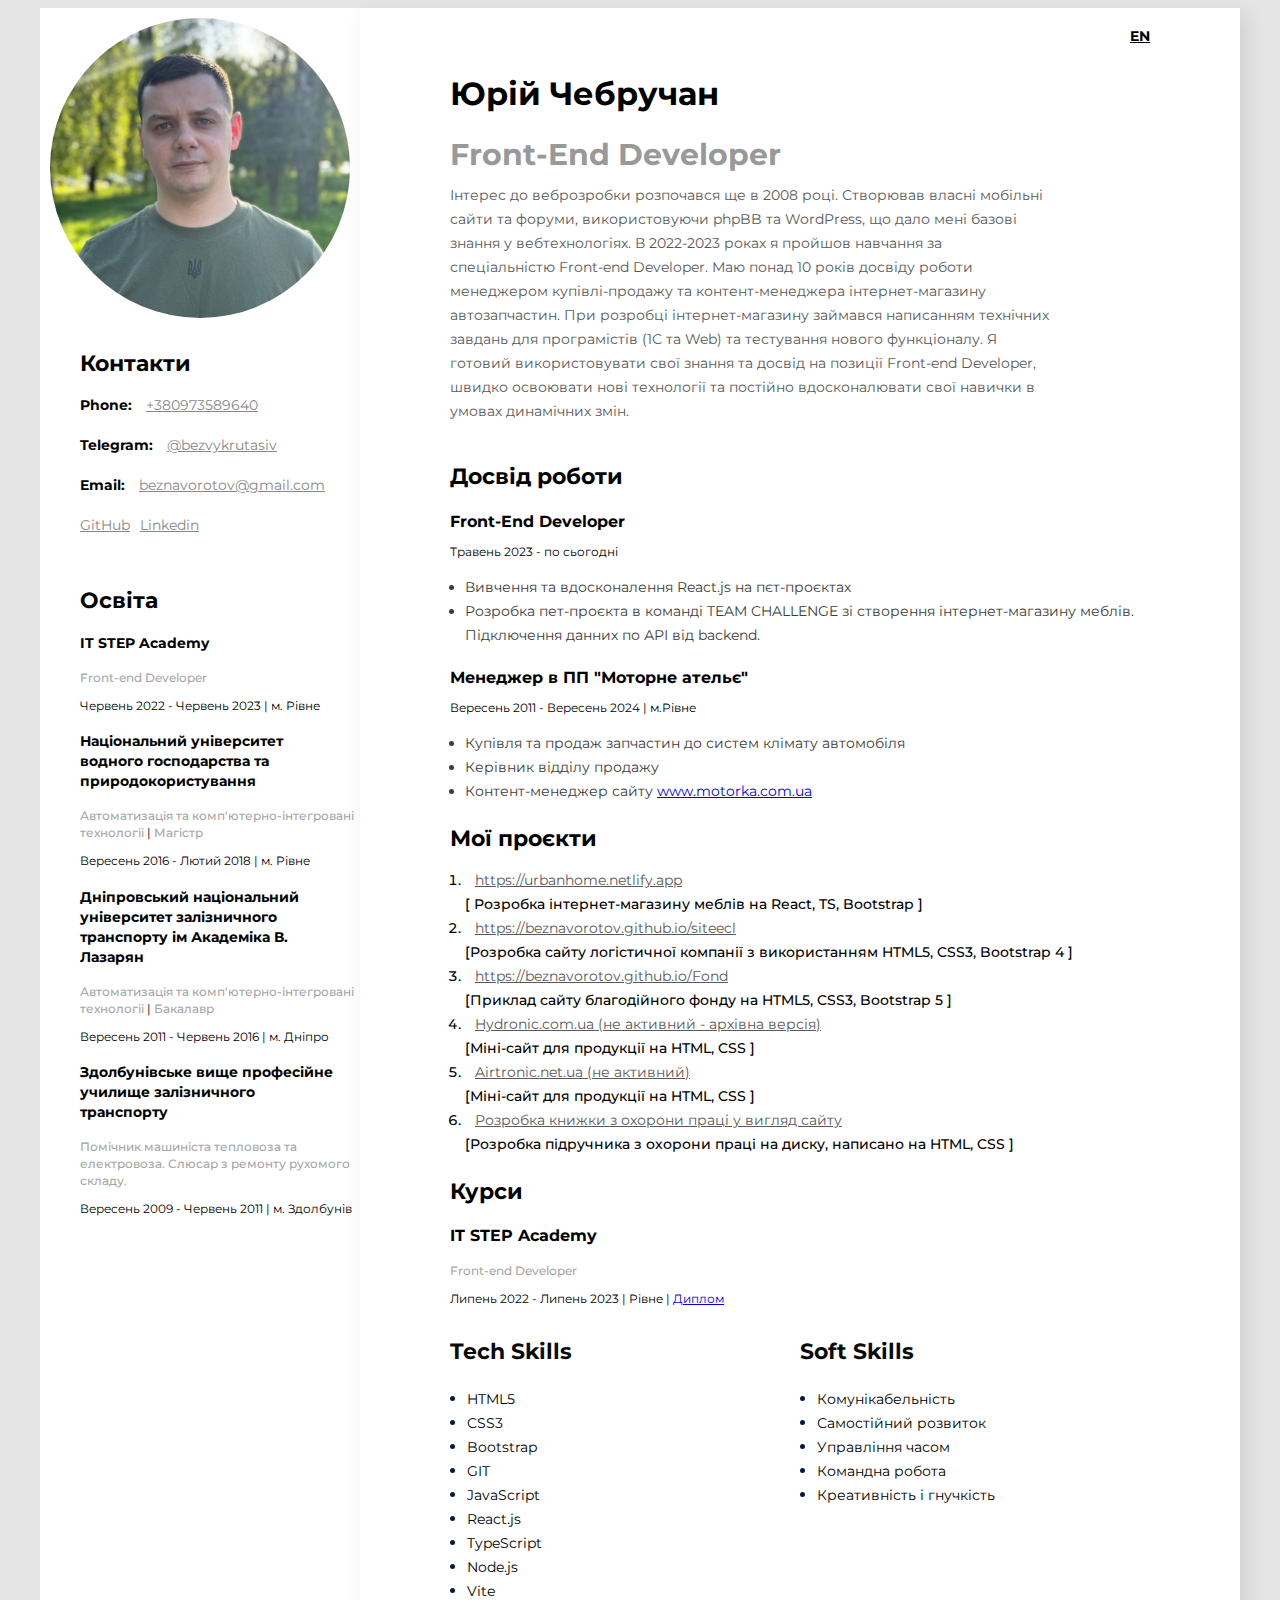
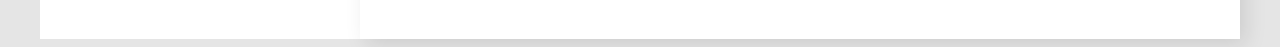
<file: index.html>
<!DOCTYPE html>
<html lang="en">
  <head>
    <meta charset="UTF-8" />
    <meta http-equiv="X-UA-Compatible" content="IE=edge" />
    <meta name="viewport" content="width=device-width, initial-scale=1.0" />
    <link rel="preconnect" href="https://fonts.googleapis.com" />
    <link rel="preconnect" href="https://fonts.gstatic.com" crossorigin />
    <link
      href="https://fonts.googleapis.com/css2?family=Montserrat:wght@400;700&display=swap"
      rel="stylesheet"
    />
    <link rel="stylesheet" href="./styles/styles.css" />
    <title>Resume</title>
  </head>
  <body>
    <!--Main-->
    <div class="main">
      <!--Main content-->

      <div class="main_content">
        <div class="language">
          <a href="https://beznavorotov.github.io/resume/en/index.html">EN</a>
        </div>
        <!--about user-->
        <div class="about">
          <h1 class="about_name">Юрій Чебручан</h1>
          <h2 class="about_position">Front-End Developer</h2>
          <p class="about_description">
            Інтерес до веброзробки розпочався ще в 2008 році. Створював власні
            мобільні сайти та форуми, використовуючи phpBB та WordPress, що дало
            мені базові знання у вебтехнологіях. В 2022-2023 роках я пройшов
            навчання за спеціальністю Front-end Developer. Маю понад 10 років
            досвіду роботи менеджером купівлі-продажу та контент-менеджера
            інтернет-магазину автозапчастин. При розробці інтернет-магазину
            займався написанням технічних завдань для програмістів (1С та Web)
            та тестування нового функціоналу. Я готовий використовувати свої
            знання та досвід на позиції Front-end Developer, швидко освоювати
            нові технології та постійно вдосконалювати свої навички в умовах
            динамічних змін.
          </p>
        </div>

        <!--Work-->
        <div class="work">
          <h3 class="title">Досвід роботи</h3>
          <!--Company 1-->
          <div>
            <h4 class="work_position">Front-End Developer</h4>
            <p class="period">Травень 2023 - по сьогодні</p>
            <ul class="work_list">
              <li class="work_list_item">
                Вивчення та вдосконалення React.js на пєт-проєктах
              </li>
              <li class="work_list_item">
                Розробка пет-проєкта в команді TEAM CHALLENGE зі створення
                інтернет-магазину меблів. Підключення данних по АРІ від backend.
              </li>
            </ul>
          </div>

          <!--Company 2-->
          <div>
            <h4 class="work_position">Менеджер в ПП "Моторне ательє"</h4>
            <p class="period">
              Вересень 2011 - Вересень 2024 <span class="line">|</span> м.Рівне
            </p>
            <ul class="work_list">
              <li class="work_list_item">
                Купівля та продаж запчастин до систем клімату автомобіля
              </li>
              <li class="work_list_item">Керівник відділу продажу</li>
              <li class="work_list_item">
                Контент-менеджер сайту
                <a href="http://motorka.com.ua">www.motorka.com.ua</a>
              </li>
            </ul>
          </div>
        </div>

        <!--Projects-->
        <div class="prodjects">
          <h3 class="title">Мої проєкти</h3>
          <ol class="projects_list">
            <li class="project_item">
              <span class="project">
                <a href="https://urbanhome.netlify.app" class="project_link"
                  >https://urbanhome.netlify.app</a
                >
              </span>
              <span class="project_bracket">[</span>
              Розробка інтернет-магазину меблів на React, TS, Bootstrap
              <span class="project_bracket">]</span>
            </li>
            <li class="project_item">
              <span class="project">
                <a
                  href="https://beznavorotov.github.io/siteecl/index.html"
                  class="project_link"
                  >https://beznavorotov.github.io/siteecl</a
                >
              </span>
              <span class="project_bracket">[</span>Розробка сайту логістичної
              компанії з використанням HTML5, CSS3, Bootstrap 4
              <span class="project_bracket">]</span>
            </li>
            <li class="project_item">
              <span class="project">
                <a
                  href="https://beznavorotov.github.io/Fond"
                  class="project_link"
                  >https://beznavorotov.github.io/Fond</a
                >
              </span>
              <span class="project_bracket">[</span>Приклад сайту благодійного
              фонду на HTML5, CSS3, Bootstrap 5
              <span class="project_bracket">]</span>
            </li>
            <li class="project_item">
              <span class="project">
                <a
                  href="https://web.archive.org/web/20170911202622/http://hydronic.com.ua/"
                  class="project_link"
                  >Hydronic.com.ua (не активний - архівна версія)</a
                >
              </span>
              <span class="project_bracket">[</span>Міні-сайт для продукції на
              HTML, CSS
              <span class="project_bracket">]</span>
            </li>
            <li class="project_item">
              <span class="project">
                <a href="/" class="project_link"
                  >Airtronic.net.ua (не активний)</a
                ></span
              >
              <span class="project_bracket">[</span>Міні-сайт для продукції на
              HTML, CSS
              <span class="project_bracket">]</span>
            </li>
            <li class="project_item">
              <span class="project">
                <a href="./index.html" class="project_link"
                  >Розробка книжки з охорони праці у вигляд сайту</a
                >
              </span>
              <span class="project_bracket">[</span>Розробка підручника з
              охорони праці на диску, написано на HTML, CSS
              <span class="project_bracket">]</span>
            </li>
          </ol>
        </div>

        <!--Education-->
        <div class="Education">
          <h3 class="education_position">Курси</h3>
          <div>
            <h4 class="work_position">IT STEP Academy</h4>
            <h4 class="manager_education">Front-end Developer</h4>
            <p class="period">
              Липень 2022 - Липень 2023 <span class="line">|</span> Рівне
              <span class="line">|</span>
              <a href="https://beznavorotov.github.io/resume/diploma.pdf"
                >Диплом</a
              >
            </p>
          </div>
        </div>

        <!--Tech skills-->
        <div class="skills">
          <div class="Tech_skills">
            <h3 class="sidebar_soft">Tech Skills</h3>
            <ul class="tech_skills_list">
              <li class="tech_skills_item">
                <span class="tech_skills_text">HTML5</span>
              </li>
              <li class="tech_skills_item">
                <span class="tech_skills_text">CSS3</span>
              </li>
              <li class="tech_skills_item">
                <span class="tech_skills_text">Bootstrap</span>
              </li>
              <li class="tech_skills_item">
                <span class="tech_skills_text">GIT</span>
              </li>
              <li class="tech_skills_item">
                <span class="tech_skills_text">JavaScript</span>
              </li>
              <li class="tech_skills_item">
                <span class="tech_skills_text">React.js</span>
              </li>
              <li class="tech_skills_item">
                <span class="tech_skills_text">TypeScript</span>
              </li>
              <li class="tech_skills_item">
                <span class="tech_skills_text">Node.js</span>
              </li>
              <li class="tech_skills_item">
                <span class="tech_skills_text">Vite</span>
              </li>
            </ul>
          </div>
          <!--Soft Skills-->
          <div class="Tech_skills">
            <h3 class="sidebar_soft">Soft Skills</h3>
            <ul class="soft_skills_list">
              <li class="soft_skills_item">
                <span class="soft_skills_text">Комунікабельність</span>
              </li>
              <li class="soft_skills_item">
                <span class="soft_skills_text">Самостійний розвиток</span>
              </li>
              <li class="soft_skills_item">
                <span class="soft_skills_text">Управління часом</span>
              </li>
              <li class="soft_skills_item">
                <span class="soft_skills_text">Командна робота</span>
              </li>
              <li class="soft_skills_item">
                <span class="soft_skills_text">Креативність і гнучкість</span>
              </li>
            </ul>
          </div>
        </div>
      </div>

      <!--Sidebar-->
      <aside class="sidebar">
        <div class="photo_box">
          <img src="img/photo.jpg" alt="user photo" class="photo" />
        </div>

        <!--Contacts-->
        <div class="Contacts">
          <h3 class="sidebar_title">Контакти</h3>
          <div>
            <p>
              <span class="contact_type">Phone:</span>
              <a href="tel:+380973589640" class="contact_link">+380973589640</a>
            </p>
            <p>
              <span class="contact_type">Telegram:</span>
              <a href="https://t.me/bezvykrutasiv" class="contact_link"
                >@bezvykrutasiv</a
              >
            </p>
            <p>
              <span class="contact_type">Email:</span>
              <a href="mailto:beznavorotov@gmail.com" class="contact_link"
                >beznavorotov@gmail.com</a
              >
            </p>
            <p>
              <span class="contact_type"
                ><a href="https://github.com/beznavorotov" class="contact_link"
                  >GitHub</a
                ></span
              ><span class="contact_type"
                ><a
                  href="https://www.linkedin.com/in/chebruchan-yurii"
                  class="contact_link"
                  >Linkedin</a
                ></span
              >
            </p>
          </div>
        </div>

        <!--Education-->
        <div class="education_box">
          <h3 class="sidebar_title">Освіта</h3>

          <div class="education">
            <h4 class="work_education">IT STEP Academy</h4>
            <h4 class="manager_education">Front-end Developer</h4>
            <p class="period_education">
              Червень 2022 - Червень 2023 <span class="line">|</span> м. Рівне
            </p>
          </div>
          <div class="education">
            <h4 class="work_education">
              Національний університет водного господарства та
              природокористування
            </h4>
            <h4 class="manager_education">
              Автоматизація та комп'ютерно-інтегровані технології
              <span class="line">|</span> Магістр
            </h4>
            <p class="period_education">
              Вересень 2016 - Лютий 2018 <span class="line">|</span> м. Рівне
            </p>
          </div>
          <div class="education">
            <h4 class="work_education">
              Дніпровський національний університет залізничного транспорту ім
              Академіка В. Лазарян
            </h4>
            <h4 class="manager_education">
              Автоматизація та комп'ютерно-інтегровані технології
              <span class="line">|</span> Бакалавр
            </h4>
            <p class="period_education">
              Вересень 2011 - Червень 2016 <span class="line">|</span> м. Дніпро
            </p>
          </div>
          <div class="education">
            <h4 class="work_education">
              Здолбунівське вище професійне училище залізничного транспорту
            </h4>
            <h4 class="manager_education">
              Помічник машиніста тепловоза та електровоза. Слюсар з ремонту
              рухомого складу.
            </h4>
            <p class="period_education">
              Вересень 2009 - Червень 2011 <span class="line">|</span> м.
              Здолбунів
            </p>
          </div>
        </div>
      </aside>
    </div>
  </body>
</html>
</file>
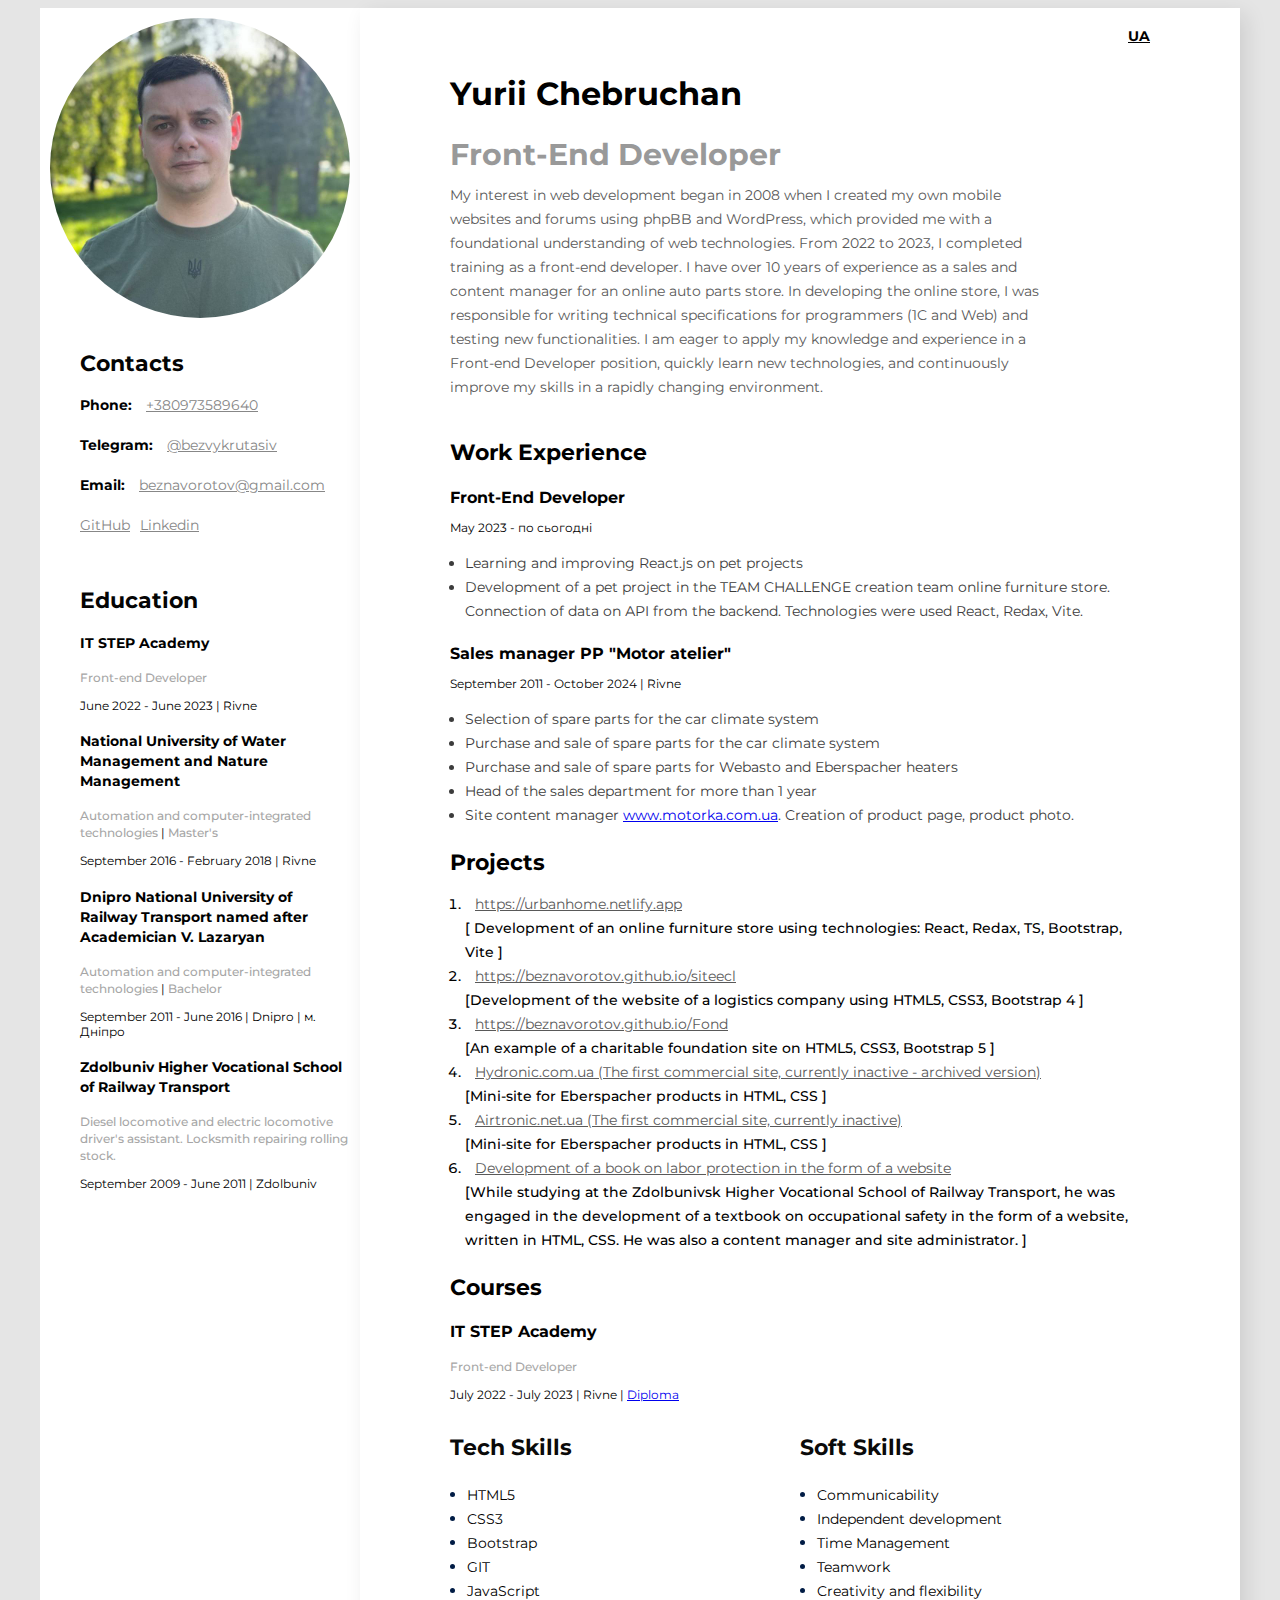
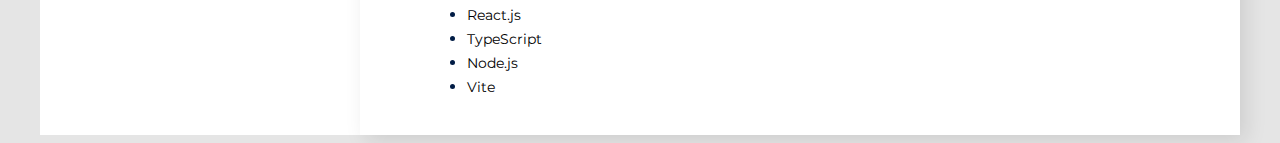
<file: en/index.html>
<!DOCTYPE html>
<html lang="en">
  <head>
    <meta charset="UTF-8" />
    <meta http-equiv="X-UA-Compatible" content="IE=edge" />
    <meta name="viewport" content="width=device-width, initial-scale=1.0" />
    <link rel="preconnect" href="https://fonts.googleapis.com" />
    <link rel="preconnect" href="https://fonts.gstatic.com" crossorigin />
    <link
      href="https://fonts.googleapis.com/css2?family=Montserrat:wght@400;700&display=swap"
      rel="stylesheet"
    />
    <link rel="stylesheet" href="./../styles/styles.css" />
    <title>Resume Yurii Chebruchan</title>
  </head>
  <body>
    <!--Main-->
    <div class="main">
      <!--Main content-->

      <div class="main_content">
        <div class="language">
          <a href="https://beznavorotov.github.io/resume/index.html">UA</a>
        </div>
        <!--about user-->
        <div class="about">
          <h1 class="about_name">Yurii Chebruchan</h1>
          <h2 class="about_position">Front-End Developer</h2>
          <p class="about_description">
            My interest in web development began in 2008 when I created my own
            mobile websites and forums using phpBB and WordPress, which provided
            me with a foundational understanding of web technologies. From 2022
            to 2023, I completed training as a front-end developer. I have over
            10 years of experience as a sales and content manager for an online
            auto parts store. In developing the online store, I was responsible
            for writing technical specifications for programmers (1C and Web)
            and testing new functionalities. I am eager to apply my knowledge
            and experience in a Front-end Developer position, quickly learn new
            technologies, and continuously improve my skills in a rapidly
            changing environment.
          </p>
        </div>

        <!--Work-->
        <div class="work">
          <h3 class="title">Work Experience</h3>
          <!--Company 1-->
          <div>
            <h4 class="work_position">Front-End Developer</h4>
            <p class="period">May 2023 - по сьогодні</p>
            <ul class="work_list">
              <li class="work_list_item">
                Learning and improving React.js on pet projects
              </li>
              <li class="work_list_item">
                Development of a pet project in the TEAM CHALLENGE creation team
                online furniture store. Connection of data on АРI from the
                backend. Technologies were used React, Redax, Vite.
              </li>
            </ul>
          </div>

          <!--Company 2-->
          <div>
            <h4 class="work_position">Sales manager PP "Motor atelier"</h4>
            <p class="period">
              September 2011 - October 2024 <span class="line">|</span> Rivne
            </p>
            <ul class="work_list">
              <li class="work_list_item">
                Selection of spare parts for the car climate system
              </li>
              <li class="work_list_item">
                Purchase and sale of spare parts for the car climate system
              </li>
              <li class="work_list_item">
                Purchase and sale of spare parts for Webasto and Eberspacher
                heaters
              </li>
              <li class="work_list_item">
                Head of the sales department for more than 1 year
              </li>
              <li class="work_list_item">
                Site content manager
                <a href="http://motorka.com.ua">www.motorka.com.ua</a>. Creation
                of product page, product photo.
              </li>
            </ul>
          </div>
        </div>

        <!--Projects-->
        <div class="prodjects">
          <h3 class="title">Projects</h3>
          <ol class="projects_list">
            <li class="project_item">
              <span class="project">
                <a href="https://urbanhome.netlify.app" class="project_link"
                  >https://urbanhome.netlify.app</a
                >
              </span>
              <span class="project_bracket">[</span>
              Development of an online furniture store using technologies:
              React, Redax, TS, Bootstrap, Vite
              <span class="project_bracket">]</span>
            </li>
            <li class="project_item">
              <span class="project">
                <a
                  href="https://beznavorotov.github.io/siteecl/index.html"
                  class="project_link"
                  >https://beznavorotov.github.io/siteecl</a
                >
              </span>
              <span class="project_bracket">[</span>Development of the website
              of a logistics company using HTML5, CSS3, Bootstrap 4
              <span class="project_bracket">]</span>
            </li>
            <li class="project_item">
              <span class="project">
                <a
                  href="https://beznavorotov.github.io/Fond"
                  class="project_link"
                  >https://beznavorotov.github.io/Fond</a
                >
              </span>
              <span class="project_bracket">[</span>An example of a charitable
              foundation site on HTML5, CSS3, Bootstrap 5
              <span class="project_bracket">]</span>
            </li>
            <li class="project_item">
              <span class="project">
                <a
                  href="https://web.archive.org/web/20170911202622/http://hydronic.com.ua/"
                  class="project_link"
                  >Hydronic.com.ua (The first commercial site, currently
                  inactive - archived version)</a
                >
              </span>
              <span class="project_bracket">[</span>Mini-site for Eberspacher
              products in HTML, CSS
              <span class="project_bracket">]</span>
            </li>
            <li class="project_item">
              <span class="project">
                <a href="/" class="project_link"
                  >Airtronic.net.ua (The first commercial site, currently
                  inactive)</a
                ></span
              >
              <span class="project_bracket">[</span>Mini-site for Eberspacher
              products in HTML, CSS
              <span class="project_bracket">]</span>
            </li>
            <li class="project_item">
              <span class="project">
                <a href="./index.html" class="project_link"
                  >Development of a book on labor protection in the form of a
                  website</a
                >
              </span>
              <span class="project_bracket">[</span>While studying at the
              Zdolbunivsk Higher Vocational School of Railway Transport, he was
              engaged in the development of a textbook on occupational safety in
              the form of a website, written in HTML, CSS. He was also a content
              manager and site administrator.
              <span class="project_bracket">]</span>
            </li>
          </ol>
        </div>

        <!--Education-->
        <div class="Education">
          <h3 class="education_position">Courses</h3>
          <div>
            <h4 class="work_position">IT STEP Academy</h4>
            <h4 class="manager_education">Front-end Developer</h4>
            <p class="period">
              July 2022 - July 2023 <span class="line">|</span> Rivne
              <span class="line">|</span>
              <a href="https://beznavorotov.github.io/resume/diploma.pdf"
                >Diploma</a
              >
            </p>
          </div>
        </div>

        <!--Tech skills-->
        <div class="skills">
          <div class="Tech_skills">
            <h3 class="sidebar_soft">Tech Skills</h3>
            <ul class="tech_skills_list">
              <li class="tech_skills_item">
                <span class="tech_skills_text">HTML5</span>
              </li>
              <li class="tech_skills_item">
                <span class="tech_skills_text">CSS3</span>
              </li>
              <li class="tech_skills_item">
                <span class="tech_skills_text">Bootstrap</span>
              </li>
              <li class="tech_skills_item">
                <span class="tech_skills_text">GIT</span>
              </li>
              <li class="tech_skills_item">
                <span class="tech_skills_text">JavaScript</span>
              </li>
              <li class="tech_skills_item">
                <span class="tech_skills_text">React.js</span>
              </li>
              <li class="tech_skills_item">
                <span class="tech_skills_text">TypeScript</span>
              </li>
              <li class="tech_skills_item">
                <span class="tech_skills_text">Node.js</span>
              </li>
              <li class="tech_skills_item">
                <span class="tech_skills_text">Vite</span>
              </li>
            </ul>
          </div>
          <!--Soft Skills-->
          <div class="Tech_skills">
            <h3 class="sidebar_soft">Soft Skills</h3>
            <ul class="soft_skills_list">
              <li class="soft_skills_item">
                <span class="soft_skills_text">Communicability</span>
              </li>
              <li class="soft_skills_item">
                <span class="soft_skills_text">Independent development</span>
              </li>
              <li class="soft_skills_item">
                <span class="soft_skills_text">Time Management</span>
              </li>
              <li class="soft_skills_item">
                <span class="soft_skills_text">Teamwork</span>
              </li>
              <li class="soft_skills_item">
                <span class="soft_skills_text">Creativity and flexibility</span>
              </li>
            </ul>
          </div>
        </div>
      </div>

      <!--Sidebar-->
      <aside class="sidebar">
        <div class="photo_box">
          <img src="../img/photo.jpg" alt="user photo" class="photo" />
        </div>

        <!--Contacts-->
        <div class="Contacts">
          <h3 class="sidebar_title">Contacts</h3>
          <div>
            <p>
              <span class="contact_type">Phone:</span>
              <a href="tel:+380973589640" class="contact_link">+380973589640</a>
            </p>
            <p>
              <span class="contact_type">Telegram:</span>
              <a href="https://t.me/bezvykrutasiv" class="contact_link"
                >@bezvykrutasiv</a
              >
            </p>
            <p>
              <span class="contact_type">Email:</span>
              <a href="mailto:beznavorotov@gmail.com" class="contact_link"
                >beznavorotov@gmail.com</a
              >
            </p>
            <p>
              <span class="contact_type"
                ><a href="https://github.com/beznavorotov" class="contact_link"
                  >GitHub</a
                ></span
              ><span class="contact_type"
                ><a
                  href="https://www.linkedin.com/in/chebruchan-yurii"
                  class="contact_link"
                  >Linkedin</a
                ></span
              >
            </p>
          </div>
        </div>

        <!--Education-->
        <div class="education_box">
          <h3 class="sidebar_title">Education</h3>

          <div class="education">
            <h4 class="work_education">IT STEP Academy</h4>
            <h4 class="manager_education">Front-end Developer</h4>
            <p class="period_education">
              June 2022 - June 2023 <span class="line">|</span> Rivne
            </p>
          </div>
          <div class="education">
            <h4 class="work_education">
              National University of Water Management and Nature Management
            </h4>
            <h4 class="manager_education">
              Automation and computer-integrated technologies
              <span class="line">|</span> Master's
            </h4>
            <p class="period_education">
              September 2016 - February 2018 <span class="line">|</span> Rivne
            </p>
          </div>
          <div class="education">
            <h4 class="work_education">
              Dnipro National University of Railway Transport named after
              Academician V. Lazaryan
            </h4>
            <h4 class="manager_education">
              Automation and computer-integrated technologies
              <span class="line">|</span> Bachelor
            </h4>
            <p class="period_education">
              September 2011 - June 2016 | Dnipro <span class="line">|</span> м.
              Дніпро
            </p>
          </div>
          <div class="education">
            <h4 class="work_education">
              Zdolbuniv Higher Vocational School of Railway Transport
            </h4>
            <h4 class="manager_education">
              Diesel locomotive and electric locomotive driver's assistant.
              Locksmith repairing rolling stock.
            </h4>
            <p class="period_education">
              September 2009 - June 2011 <span class="line">|</span> Zdolbuniv
            </p>
          </div>
        </div>
      </aside>
    </div>
  </body>
</html>
</file>
<file: styles/styles.css>
body {
    font-family: 'Montserrat', sans-serif;
    background-color: #E5E5E5;
}

/* main stules */
.main {
    display: flex;
    flex-direction: row-reverse;

    width: 1200px;
    margin: 0 auto;
}

/* main_content styles */
.main_content {
    background-color: #FFFFFF;
    box-shadow: 6px 6px 20px rgba(0, 0, 0, 0.1);
    padding: 20px 90px;
}

.language {
    display: flex;
    justify-content: end;

    a {
        font-style: normal;
        font-weight: 700;
        font-size: 14px;
        line-height: 17px;
        color: #000000;
    }

}

/* about styls */
.about {
    margin-bottom: 40px;
}

.about_position {
    font-style: normal;
    font-weight: 700;
    font-size: 30px;
    line-height: 17px;
    color: #999999;
    margin-bottom: 20px;
}

.about_name {
    font-style: normal;
    font-weight: 700;
    font-size: 32px;
    line-height: 55px;
    color: #000000;
    margin-bottom: 10px;
}

.about_description {
    font-style: normal;
    font-weight: 400;
    font-size: 14px;
    line-height: 24px;
    color: #595959;
    width: 600px;
}

/* prodjects styls */
.prodjects {
    margin-bottom: 20px;
}

.work {}

.work_position {
    font-style: normal;
    font-weight: 700;
    font-size: 16px;
    line-height: 20px;
    color: #000000;
    margin-bottom: 10px;
}

.organization {
    font-weight: bold;
    font-size: 16px;
    line-height: 20px;
    color: #FB6D3A;
}

.period {
    font-style: normal;
    font-weight: 400;
    font-size: 12px;
    line-height: 15px;
    color: #000000;
    margin-bottom: 10px;

}

.line {
    font-style: normal;
    font-weight: 400;
    font-size: 12px;
    line-height: 15px;
    color: #000000;
}

.work_list {
    padding: 0;
    margin-left: 15px;
}

.work_list_item {
    font-style: normal;
    font-weight: 400;
    font-size: 14px;
    line-height: 24px;
    color: #3c3c3c;
}

/* Education styls */
.education {
    padding-right: 5px;
}

.education_position {
    font-style: normal;
    font-weight: 700;
    font-size: 22px;
    line-height: 27px;
    color: #000000;
    margin-bottom: 10px;
}

.period_education {
    font-style: normal;
    font-weight: 400;
    font-size: 12px;
    line-height: 15px;
    color: #000000;
    margin-bottom: 10px;

}

.work_education {
    font-style: normal;
    font-weight: 700;
    font-size: 14px;
    line-height: 20px;
    color: #000000;
    margin-bottom: 10px;
    padding-right: 10px;
}

.manager_education {
    font-style: normal;
    font-weight: 500;
    font-size: 12px;
    line-height: 17px;
    color: #a6a6a6;
    margin-bottom: 10px;
}

.title {
    font-style: normal;
    font-weight: 700;
    font-size: 22px;
    line-height: 27px;
    color: #000000;
    margin-bottom: 10px;
}

.projects_list {
    padding: 0px;
    margin-left: 15px;

}

.project_item,
.project_bracket {
    font-style: normal;
    font-weight: 500;
    font-size: 14px;
    line-height: 24px;
    color: #000000;
}

.project {
    display: flex;
    flex-direction: column;
}

.project,
.project_link {
    font-style: normal;
    font-weight: 400;
    font-size: 14px;
    line-height: 24px;
    color: #595959;
}

.project_link {
    margin-left: 10px;
}

/* sidebar styles */
.sidebar {
    background-color: #ffffff;
    width: 370px;
}

/* photo styles */
.photo_box {
    width: 300px;
    height: 300px;
    padding: 10px;
}

.photo {
    border-radius: 50%;
    width: 100%;
    height: 100%;
    display: flex;
    justify-content: center;
    align-items: center;

}

/* sidebar_title */
.sidebar_title {
    color: #040404;
    font-size: normal;
    font-weight: bold;
    font-size: 22px;
    line-height: 27px;
    margin-bottom: 10px;
}

/* Contacts */
.Contacts,
.education_box {
    margin-left: 40px;

}

.Contacts {
    margin-bottom: 50px;
}

/* contact_type */
.contact_type {
    color: #010101;
    font-style: normal;
    font-weight: 700;
    font-size: 14px;
    line-height: 24px;
    margin-right: 10px;
}

/* contact_link */
.contact_link {
    font-style: normal;
    font-weight: 400;
    font-size: 14px;
    line-height: 24px;
    color: #878787;
}

/* tech_skils_list */
.skills {
    display: flex;
    flex-direction: row;

}

.Tech_skills {
    width: 50%;
}

.tech_skills_list {
    color: #060606;
    padding: 0;
    margin-left: 17px;

}

.tech_skills_item {
    color: #011c45;
}

.tech_skills_text {
    color: #000000;
    font-style: normal;
    font-weight: 400;
    font-size: 14px;
    line-height: 24px;
}

/* soft skills */
.sidebar_soft {
    font-style: normal;
    font-weight: 700;
    font-size: 22px;
    line-height: 27px;
    color: #0a0a0a;
}

.soft_skills_list {
    color: #0f0f0f;
    padding: 0;
    margin-left: 17px;
}

.soft_skills_item {
    color: #011c45;
}

.soft_skills_text {
    font-style: normal;
    font-weight: 400;
    font-size: 14px;
    line-height: 24px;
    color: #000000;
}
</file>
